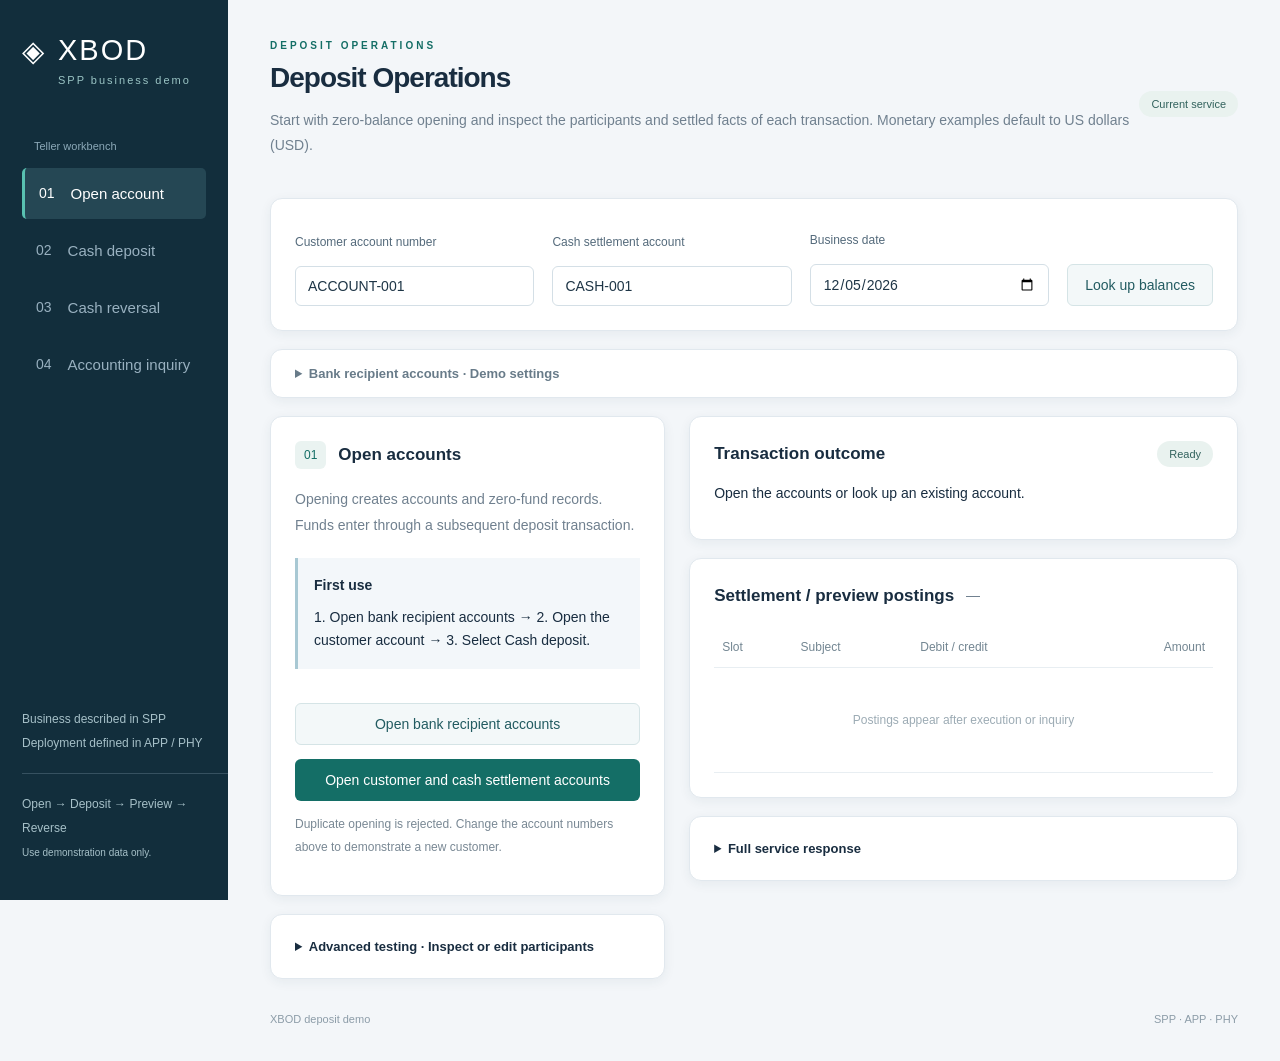
<file: demos/bank-deposit/src/main/resources/web/index.html>
<!doctype html>
<html lang="en-US"><head><meta charset="UTF-8"><meta name="viewport" content="width=device-width,initial-scale=1"><title>XBOD · Deposit Operations</title><link rel="stylesheet" href="style.css"><script src="app.js" defer></script></head>
<body><aside><a class="brand" href="/">◈ <span>XBOD<small>SPP business demo</small></span></a><p class="nav-label">Teller workbench</p><nav aria-label="Business navigation"><button data-page="opening" class="active">01 <span>Open account</span></button><button data-page="deposit">02 <span>Cash deposit</span></button><button data-page="reversal">03 <span>Cash reversal</span></button><button data-page="query">04 <span>Accounting inquiry</span></button></nav><div class="aside-note">Business described in SPP<br>Deployment defined in APP / PHY<hr>Open → Deposit → Preview → Reverse<br><small>Use demonstration data only.</small></div></aside>
<main><header><div><span class="eyebrow">DEPOSIT OPERATIONS</span><h1>Deposit Operations</h1><p>Start with zero-balance opening and inspect the participants and settled facts of each transaction. Monetary examples default to US dollars (USD).</p></div><span class="badge">Current service</span></header>
<section class="context panel"><div><label for="account">Customer account number</label><input id="account" value="ACCOUNT-001" autocomplete="off" required></div><div><label for="cash">Cash settlement account</label><input id="cash" value="CASH-001" autocomplete="off" required></div><div><label for="date">Business date</label><input id="date" type="date" required></div><button id="refresh" class="secondary">Look up balances</button></section>
<details class="settings panel"><summary>Bank recipient accounts · Demo settings</summary><div class="fields"><label>Interest income account<input id="interest" value="BANK-INTEREST"></label><label>Collection interest account<input id="collection" value="BANK-COLLECTION"></label><label>Principal recovery account<input id="principal" value="BANK-PRINCIPAL"></label></div><p>These accounts receive loan-principal and interest repayments. Open the zero-balance bank accounts before using a new database; existing accounts can be reused.</p></details>
<div class="workspace"><div><section class="panel page" id="opening"><div class="section-head"><span class="step">01</span><h2>Open accounts</h2></div><p class="muted">Opening creates accounts and zero-fund records. Funds enter through a subsequent deposit transaction.</p><div class="instruction"><strong>First use</strong><p>1. Open bank recipient accounts → 2. Open the customer account → 3. Select Cash deposit.</p></div><button data-service="openBankRepaymentAccounts" class="secondary wide">Open bank recipient accounts</button><button data-service="openDepositAccount" class="primary wide">Open customer and cash settlement accounts</button><p class="hint">Duplicate opening is rejected. Change the account numbers above to demonstrate a new customer.</p></section>
<section class="panel page" id="deposit" hidden><div class="section-head"><span class="step">02</span><h2>Cash deposit</h2></div><p class="muted">The scenario checks eligibility, allocates repayments, settles quantum funds and saves the resulting postings.</p><label>Deposit amount<input id="amount" inputmode="decimal" value="100.00" placeholder="For example, 100.00"></label><div class="fields"><label>Currency<select id="currency"><option value="USD">USD — US dollars</option><option value="CNY">CNY — Chinese yuan</option><option value="JPY">JPY — Japanese yen</option></select></label><label>Granted authorization<select id="authorization"><option value="NONE">None</option><option value="A">Level A</option><option value="B">Level B</option></select></label></div><p class="hint">The default example is a same-branch teller deposit in USD. The advanced panel exposes eligibility, fee, authorization and posting inputs for rejection tests. Alternate currency codes retain the original bank rules; this demo does not convert between currencies.</p><button data-service="depositCash" class="primary wide">Submit cash deposit</button></section>
<section class="panel page" id="reversal" hidden><div class="section-head"><span class="step">03</span><h2>Cash reversal</h2></div><p class="muted">Apply the original settlement components to the current accounts. A preview moves no funds.</p><label>Original deposit receipt<input id="original" placeholder="Filled after a deposit, or enter a previous receipt"></label><label class="check"><input id="overnight" type="checkbox">Use Mode2 rules for a next-day reversal</label><p class="hint">The business date above is the reversal date. Preview does not reserve funds; the submitted reversal checks eligibility again.</p><button data-service="previewCashReversal" class="secondary wide">Preview reversal without updates</button><button data-service="reverseCash" class="danger wide">Submit cash reversal</button></section>
<section class="panel page" id="query" hidden><div class="section-head"><span class="step">04</span><h2>Look up saved facts</h2></div><button data-service="readDepositAccount" class="secondary wide">Look up accounts and counterpart funds</button><label>Receipt number<input id="lookup" placeholder="DEPOSIT… or REVERSAL…"></label><div class="fields"><button data-service="readCashDeposit" class="secondary">Look up deposit receipt</button><button data-service="readCashReversal" class="secondary">Look up reversal receipt</button></div><p class="hint">Receipt lookups read persisted server records. The list below is only this browser's index of recent successful transactions.</p><ul id="history" class="history"></ul></section>
<details class="panel advanced"><summary>Advanced testing · Inspect or edit participants</summary><p class="hint">Choose a scenario to prepare its request template. Edits affect only Execute JSON; the regular buttons always use the form inputs.</p><div class="fields"><select id="service" aria-label="Test scenario"></select><button id="prepare" class="secondary">Prepare request</button></div><label for="payload">Participant JSON</label><textarea id="payload" spellcheck="false" rows="14"></textarea><button id="execute" class="secondary wide">Execute JSON request</button></details></div>
<div class="results"><section class="panel"><div class="section-head"><h2>Transaction outcome</h2><span id="status" class="badge">Ready</span></div><p id="message" role="status" aria-live="polite">Open the accounts or look up an existing account.</p><div id="receipt" class="receipt" hidden></div><div id="balances" class="balances"></div></section><section class="panel"><div class="section-head"><h2>Settlement / preview postings</h2><span id="lineCount" class="muted">—</span></div><div class="table-wrap"><table><thead><tr><th>Slot</th><th>Subject</th><th>Debit / credit</th><th class="right">Amount</th></tr></thead><tbody id="lines"><tr><td colspan="4" class="empty">Postings appear after execution or inquiry</td></tr></tbody></table></div></section><details class="panel"><summary>Full service response</summary><pre id="response">No request yet</pre></details></div></div>
<footer>XBOD deposit demo <span>SPP · APP · PHY</span></footer></main></body></html>
</file>
<file: demos/bank-deposit/src/main/resources/web/style.css>
:root{font-family:Inter,"PingFang SC","Microsoft YaHei",sans-serif;color:#192d40;background:#f3f6f9;font-size:14px;--accent:#146e66}*{box-sizing:border-box}body{margin:0;display:flex}aside{width:228px;background:#122e3c;color:#cedfe6;position:fixed;inset:0 auto 0 0;padding:34px 22px}.brand{display:flex;gap:12px;color:#fff;text-decoration:none;font-size:29px;letter-spacing:2px}.brand small{display:block;font-size:11px;letter-spacing:2px;margin-top:7px;color:#9bc5c5}.nav-label{font-size:11px;margin:54px 12px 16px;color:#8ca9b8}nav button{display:flex;gap:16px;background:none;color:#99b1c0;border:0;width:100%;padding:17px 14px;text-align:left;margin:6px 0}nav button.active{background:#254754;color:#fff;border-left:3px solid #59c1b1;border-radius:5px}nav span{font-size:15px}.aside-note{position:absolute;bottom:36px;font-size:12px;line-height:2;color:#a6c0c8}hr{border:0;border-top:1px solid #365160;margin:18px 0}main{margin-left:228px;width:calc(100% - 228px);padding:36px 42px;max-width:1650px}header{display:flex;justify-content:space-between;align-items:center;margin-bottom:26px}.eyebrow{font-size:10px;letter-spacing:3px;color:var(--accent);font-weight:700}h1{font-size:28px;letter-spacing:-1px;margin:10px 0}header p,.muted{color:#70808f;line-height:1.8}h2{font-size:17px;margin:0}.panel{background:white;border:1px solid #e1e8ee;border-radius:12px;padding:24px;margin-bottom:18px;box-shadow:0 3px 12px #193a5010}.context{display:grid;grid-template-columns:1fr 1fr 1fr auto;gap:18px;align-items:end}.settings{padding:16px 24px;color:#687b89}.fields{display:flex;gap:14px;margin:16px 0}.fields>*{flex:1;min-width:0}label{display:block;font-size:12px;color:#546a7b;margin:10px 0}input,select,textarea{width:100%;border:1px solid #d4dfe6;border-radius:6px;padding:11px 12px;background:#fff;color:#1e3546;font:inherit;margin-top:7px}input:focus,select:focus,textarea:focus{outline:2px solid #93cac2;outline-offset:2px}button{cursor:pointer;border-radius:6px;font:inherit;padding:12px 17px;border:1px solid transparent;transition:background .15s}button:disabled{opacity:.5;cursor:wait}.primary{background:#146e66;color:white}.primary:hover{background:#10584f}.secondary{background:#f3f8f9;border-color:#d5e4e6;color:#225b61}.danger{background:#9c4236;color:#fff}.wide{width:100%;margin-top:14px}.workspace{display:grid;grid-template-columns:minmax(310px,.9fr) minmax(400px,1.25fr);gap:24px}.section-head{display:flex;align-items:center;gap:12px;margin-bottom:18px}.section-head .badge{margin-left:auto}.step{border-radius:6px;background:#eaf3f1;color:var(--accent);font-size:12px;padding:7px 9px}.badge{font-size:11px;color:#32625d;background:#e9f2ef;border-radius:20px;padding:7px 12px;white-space:nowrap}.badge.error{background:#fae8e5;color:#9c4236}.instruction{background:#f3f7fa;border-left:3px solid #a8c8d3;padding:16px;line-height:1.7;margin:20px 0}.instruction p{margin:8px 0 0}.hint{font-size:12px;color:#798894;line-height:1.9}.check{display:flex;gap:9px;align-items:center;margin:20px 0}.check input{width:auto;margin:0}summary{cursor:pointer;font-weight:600;font-size:13px}.settings .fields{margin-bottom:8px}.balances{display:grid;grid-template-columns:1fr 1fr;gap:12px}.balance{border:1px solid #e6edf1;border-radius:8px;padding:15px}.balance small{color:#758997}.balance strong{display:block;font-size:21px;margin-top:12px;font-weight:600;font-variant-numeric:tabular-nums;overflow-wrap:anywhere}.receipt{background:#edf7f2;padding:14px;border-radius:7px;overflow-wrap:anywhere;margin:16px 0;color:#286852}.table-wrap{overflow:auto}table{border-collapse:collapse;width:100%;font-size:12px}th,td{padding:13px 8px;border-bottom:1px solid #e8eef2;text-align:left}th{color:#738692;font-weight:500}.right{text-align:right;font-variant-numeric:tabular-nums}.empty{text-align:center;padding:45px;color:#9cabb4}pre,textarea{font-family:ui-monospace,monospace;font-size:12px;line-height:1.6}pre{white-space:pre-wrap;overflow-wrap:anywhere;max-height:500px;overflow:auto;color:#5f7482}.history{padding:0;list-style:none}.history button{font-size:12px;width:100%;text-align:left;overflow-wrap:anywhere;background:#f5f8fa;margin:4px 0}.history small{display:block;color:#8193a0;margin-top:4px}footer{display:flex;justify-content:space-between;color:#8c9ca8;font-size:11px;margin-top:16px}[hidden]{display:none!important}@media(max-width:1080px){main{padding:26px 22px}.workspace{grid-template-columns:1fr}.context{grid-template-columns:1fr 1fr}}@media(max-width:650px){body{display:block}aside{position:static;width:auto;padding:18px}.brand{font-size:22px}.nav-label,.aside-note{display:none}nav{display:flex;margin-top:16px}nav button{padding:10px 7px;gap:5px}nav span{font-size:12px}main{margin:0;width:100%;padding:22px 14px}header .badge{display:none}h1{font-size:24px}.panel{padding:18px}.fields{flex-wrap:wrap}.fields>*{flex-basis:130px}.balances{grid-template-columns:1fr 1fr}}
</file>
